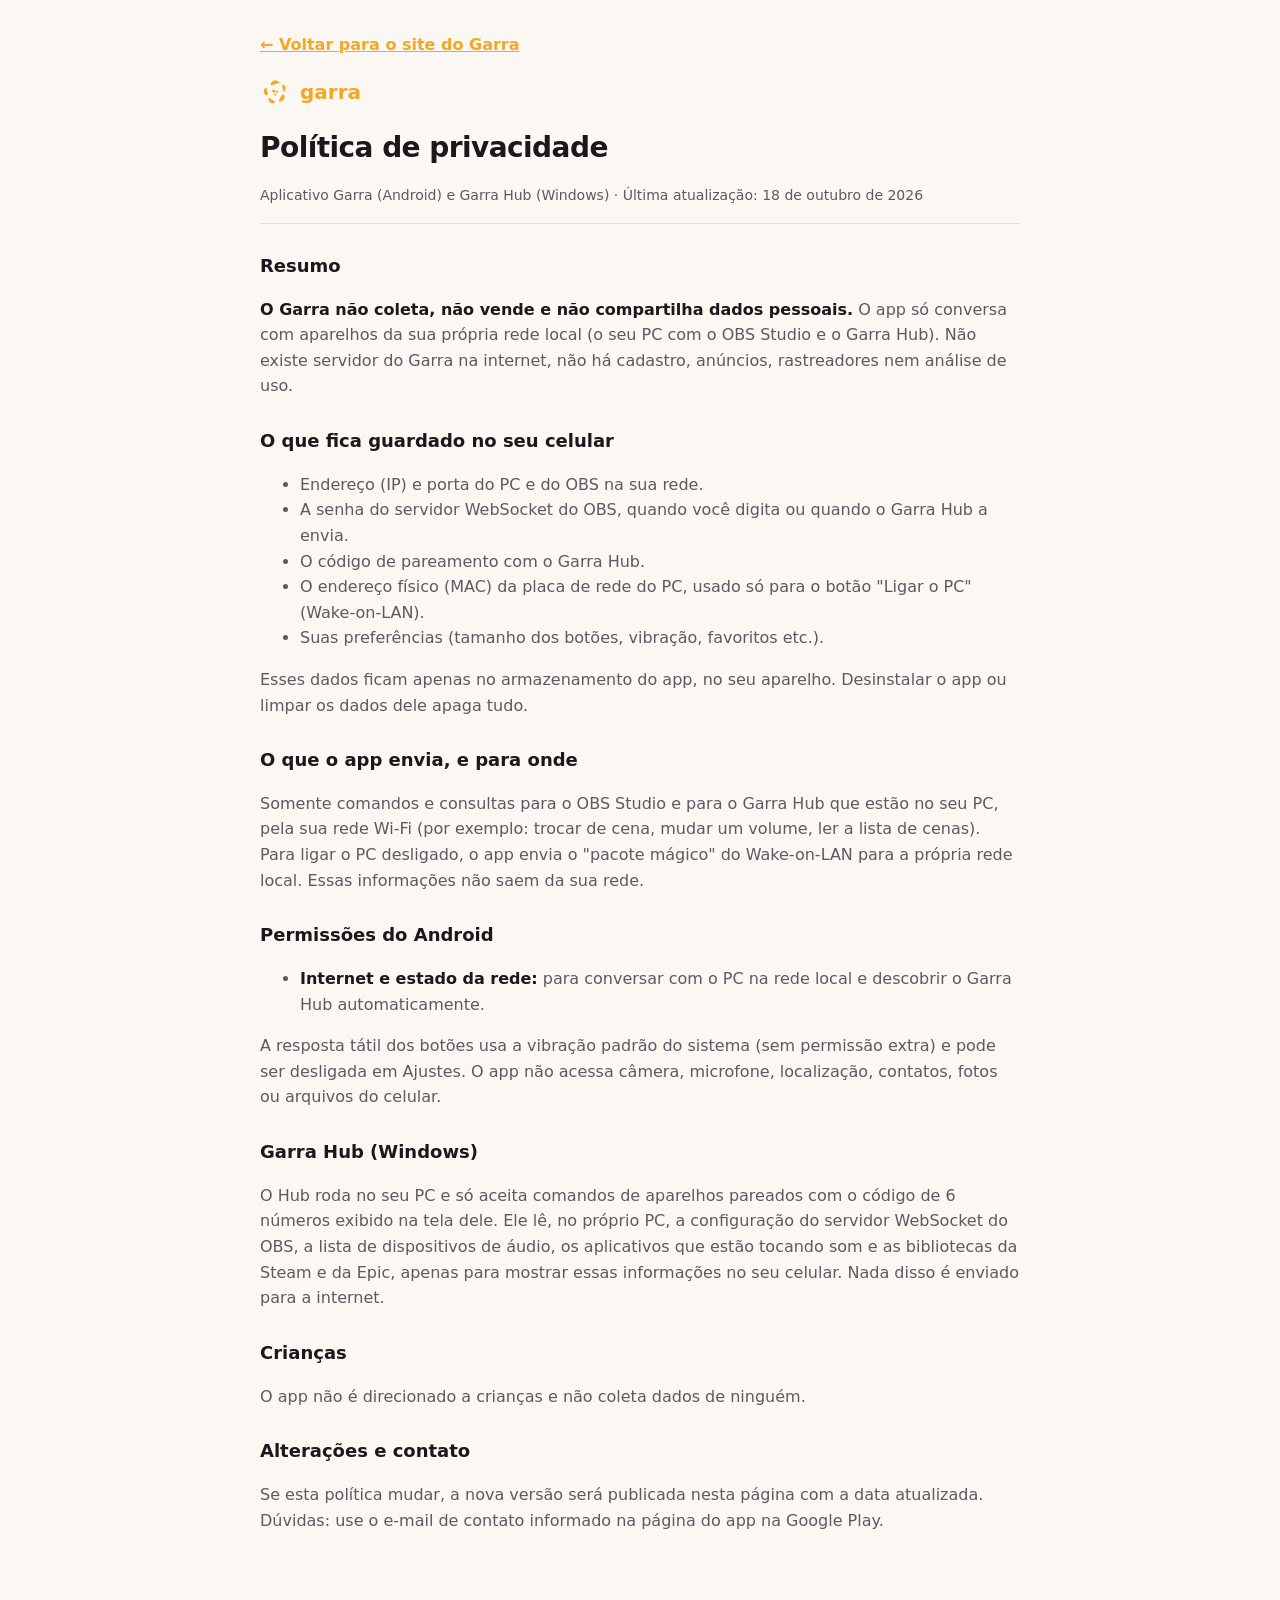
<file: privacidade.html>
<!doctype html>
<html lang="pt-BR">
<head>
<meta charset="utf-8">
<meta name="viewport" content="width=device-width,initial-scale=1">
<title>Garra — Política de privacidade</title>
<style>
  :root { --bg: #0E0C0F; --tx: #F4EFE9; --tx2: #ACA3AD; --gold: #F5A623; --line: rgba(255,255,255,.1); }
  @media (prefers-color-scheme: light) { :root { --bg: #FBF8F4; --tx: #1B171D; --tx2: #5F5762; --line: rgba(0,0,0,.1); } }
  body { margin: 0; background: var(--bg); color: var(--tx); font: 16px/1.6 system-ui, -apple-system, "Segoe UI", Roboto, sans-serif; }
  main { max-width: 760px; margin: 0 auto; padding: 32px 18px 60px; }
  h1 { font-size: 28px; margin: 0 0 4px; letter-spacing: -.02em; }
  h2 { font-size: 18px; margin: 28px 0 6px; }
  p, li { color: var(--tx2); }
  .meta { color: var(--tx2); font-size: 14px; border-bottom: 1px solid var(--line); padding-bottom: 16px; }
  b { color: var(--tx); }
  .brand { display: flex; align-items: center; gap: 10px; margin-bottom: 18px; color: var(--gold); font-weight: 800; font-size: 20px; }
  .brand svg { width: 30px; height: 30px; }
  .back { margin: 0 0 18px; } .back a { color: var(--gold); font-weight: 700; }
</style>
</head>
<body>
<main>
  <p class="back"><a href="index.html">← Voltar para o site do Garra</a></p>
  <div class="brand"><svg viewBox="0 0 24 24"><path d="M8.6 6.0 L8.5 5.6 L8.6 5.3 L8.7 5.0 L8.8 4.7 L8.9 4.5 L9.1 4.3 L9.3 4.1 L9.4 3.9 L9.6 3.7 L9.8 3.5 L10.0 3.4 L10.2 3.3 L10.5 3.1 L10.7 3.0 L10.9 2.9 L11.2 2.9 L11.4 2.8 L11.7 2.8 L11.9 2.7 L12.2 2.7 L12.4 2.7 L12.7 2.8 L12.9 2.8 L13.2 2.8 L13.4 2.9 L13.7 3.0 L13.9 3.1 L14.1 3.2 L14.3 3.4 L14.5 3.5 L14.7 3.7 L14.9 3.9 L15.1 4.1 L15.3 4.3 L15.4 4.5 L15.5 4.8 L15.5 4.9 L15.2 4.9 L15.0 4.9 L14.7 5.0 L14.5 5.0 L14.3 5.0 L14.1 5.0 L13.9 5.1 L13.7 5.1 L13.5 5.2 L13.2 5.2 L13.1 5.3 L12.9 5.3 L12.7 5.4 L12.5 5.5 L12.3 5.5 L12.1 5.6 L12.0 5.7 L11.8 5.7 L11.6 5.8 L11.5 5.9 L11.3 5.9 L11.1 6.0 L11.0 6.0 L10.8 6.1 L10.7 6.1 L10.5 6.2 L10.3 6.2 L10.2 6.2 L10.0 6.3 L9.8 6.3 L9.7 6.3 L9.5 6.3 L9.3 6.3 L9.1 6.3 L8.9 6.2 L8.6 6.1 Z M17.8 6.4 L18.1 6.3 L18.4 6.3 L18.6 6.4 L18.8 6.4 L19.1 6.5 L19.2 6.6 L19.4 6.7 L19.6 6.8 L19.7 7.0 L19.9 7.1 L20.0 7.3 L20.1 7.5 L20.2 7.6 L20.3 7.8 L20.3 8.0 L20.4 8.2 L20.4 8.4 L20.5 8.6 L20.5 8.8 L20.5 9.0 L20.5 9.2 L20.5 9.4 L20.5 9.6 L20.4 9.8 L20.4 10.0 L20.3 10.2 L20.3 10.4 L20.2 10.6 L20.1 10.8 L20.0 11.0 L19.9 11.1 L19.8 11.3 L19.7 11.5 L19.6 11.7 L19.4 11.8 L19.2 12.0 L19.2 12.0 L19.1 11.8 L19.0 11.7 L18.9 11.6 L18.8 11.4 L18.8 11.3 L18.7 11.1 L18.7 11.0 L18.6 10.9 L18.5 10.7 L18.5 10.6 L18.4 10.5 L18.4 10.3 L18.4 10.2 L18.3 10.1 L18.3 9.9 L18.2 9.8 L18.2 9.6 L18.2 9.5 L18.1 9.4 L18.1 9.2 L18.1 9.1 L18.1 8.9 L18.0 8.8 L18.0 8.6 L18.0 8.5 L17.9 8.3 L17.9 8.2 L17.9 8.0 L17.8 7.8 L17.8 7.7 L17.8 7.5 L17.8 7.3 L17.7 7.1 L17.7 6.9 L17.7 6.7 L17.7 6.5 Z M18.7 13.9 L19.1 14.2 L19.2 14.5 L19.4 14.7 L19.5 15.0 L19.6 15.2 L19.6 15.5 L19.6 15.7 L19.7 16.0 L19.6 16.2 L19.6 16.5 L19.6 16.7 L19.5 17.0 L19.5 17.2 L19.4 17.4 L19.3 17.6 L19.2 17.8 L19.0 18.0 L18.9 18.2 L18.7 18.4 L18.6 18.5 L18.4 18.7 L18.2 18.8 L18.0 19.0 L17.8 19.1 L17.6 19.2 L17.4 19.3 L17.1 19.4 L16.9 19.4 L16.7 19.5 L16.4 19.5 L16.2 19.5 L15.9 19.5 L15.7 19.5 L15.4 19.4 L15.2 19.3 L14.9 19.1 L14.9 19.1 L15.0 18.9 L15.1 18.7 L15.2 18.5 L15.3 18.3 L15.5 18.2 L15.6 18.0 L15.7 17.8 L15.8 17.7 L15.8 17.5 L15.9 17.3 L16.0 17.2 L16.1 17.0 L16.2 16.8 L16.3 16.7 L16.3 16.5 L16.4 16.4 L16.5 16.2 L16.5 16.1 L16.6 15.9 L16.7 15.8 L16.7 15.7 L16.8 15.5 L16.9 15.4 L17.0 15.3 L17.0 15.1 L17.1 15.0 L17.2 14.9 L17.3 14.8 L17.4 14.7 L17.5 14.5 L17.7 14.4 L17.8 14.3 L18.0 14.2 L18.1 14.1 L18.3 14.0 L18.6 13.9 Z M12.0 19.8 L11.8 20.2 L11.6 20.4 L11.4 20.6 L11.2 20.7 L11.0 20.8 L10.8 20.9 L10.5 20.9 L10.3 21.0 L10.1 21.0 L9.9 21.0 L9.7 20.9 L9.4 20.9 L9.2 20.9 L9.0 20.8 L8.8 20.7 L8.6 20.6 L8.5 20.5 L8.3 20.4 L8.1 20.2 L7.9 20.1 L7.8 19.9 L7.6 19.8 L7.5 19.6 L7.4 19.4 L7.2 19.2 L7.1 19.0 L7.0 18.8 L6.9 18.6 L6.9 18.4 L6.8 18.2 L6.7 18.0 L6.7 17.8 L6.6 17.6 L6.6 17.3 L6.6 17.1 L6.6 16.8 L6.7 16.8 L6.9 16.8 L7.1 16.9 L7.2 16.9 L7.4 17.0 L7.6 17.0 L7.7 17.1 L7.9 17.2 L8.0 17.2 L8.2 17.3 L8.3 17.4 L8.4 17.4 L8.6 17.5 L8.7 17.6 L8.8 17.6 L9.0 17.7 L9.1 17.8 L9.2 17.8 L9.4 17.9 L9.5 18.0 L9.6 18.1 L9.8 18.2 L9.9 18.2 L10.0 18.3 L10.2 18.4 L10.3 18.5 L10.4 18.6 L10.6 18.7 L10.7 18.8 L10.9 18.9 L11.0 19.0 L11.2 19.1 L11.3 19.2 L11.5 19.3 L11.7 19.4 L11.8 19.6 L12.0 19.8 Z M5.8 14.6 L5.3 14.6 L5.0 14.6 L4.8 14.5 L4.6 14.3 L4.4 14.2 L4.2 14.0 L4.0 13.9 L3.9 13.7 L3.7 13.5 L3.6 13.3 L3.5 13.2 L3.4 13.0 L3.3 12.8 L3.2 12.5 L3.1 12.3 L3.1 12.1 L3.0 11.9 L3.0 11.7 L3.0 11.5 L3.0 11.3 L3.1 11.0 L3.1 10.8 L3.1 10.6 L3.2 10.4 L3.3 10.2 L3.4 10.0 L3.5 9.8 L3.6 9.6 L3.7 9.4 L3.9 9.3 L4.0 9.1 L4.2 8.9 L4.4 8.8 L4.6 8.7 L4.9 8.6 L5.1 8.5 L5.2 8.5 L5.2 8.8 L5.3 9.0 L5.3 9.2 L5.3 9.4 L5.3 9.6 L5.4 9.8 L5.4 9.9 L5.4 10.1 L5.5 10.3 L5.5 10.5 L5.6 10.7 L5.6 10.8 L5.6 11.0 L5.7 11.2 L5.7 11.3 L5.8 11.5 L5.8 11.6 L5.9 11.8 L5.9 11.9 L6.0 12.1 L6.0 12.2 L6.1 12.4 L6.1 12.5 L6.1 12.7 L6.1 12.8 L6.2 12.9 L6.2 13.1 L6.2 13.2 L6.2 13.4 L6.2 13.5 L6.2 13.7 L6.1 13.8 L6.1 14.0 L6.1 14.2 L6.0 14.4 L5.8 14.6 Z M12.0 12.1 L11.8 12.3 L11.5 12.4 L11.1 12.5 L10.8 12.4 L10.5 12.2 L10.2 12.0 L10.0 11.7 L9.8 11.5 L9.7 11.2 L9.7 10.9 L9.7 10.6 L9.8 10.3 L10.0 10.1 L10.3 10.0 L10.7 9.9 L11.0 10.0 L11.3 10.2 L11.6 10.4 L11.8 10.7 L12.0 10.9 L12.1 11.2 L12.1 11.5 L12.1 11.8 Z M14.4 11.2 L14.5 11.4 L14.5 11.7 L14.5 11.9 L14.3 12.1 L14.2 12.3 L13.9 12.5 L13.7 12.5 L13.4 12.6 L13.2 12.5 L13.0 12.4 L12.8 12.3 L12.6 12.2 L12.5 12.0 L12.5 11.7 L12.5 11.5 L12.7 11.3 L12.8 11.1 L13.1 10.9 L13.3 10.9 L13.6 10.8 L13.8 10.9 L14.0 11.0 L14.2 11.1 Z M12.9 14.2 L12.9 14.4 L12.8 14.6 L12.6 14.7 L12.4 14.8 L12.2 14.8 L11.9 14.7 L11.8 14.7 L11.6 14.5 L11.4 14.4 L11.3 14.2 L11.3 14.0 L11.3 13.8 L11.3 13.6 L11.4 13.4 L11.6 13.3 L11.8 13.2 L12.0 13.2 L12.3 13.3 L12.4 13.3 L12.6 13.5 L12.8 13.6 L12.9 13.8 L12.9 14.0 Z" fill="currentColor"/></svg>garra</div>
  <h1>Política de privacidade</h1>
  <p class="meta">Aplicativo Garra (Android) e Garra Hub (Windows) · Última atualização: 18 de outubro de 2026</p>

  <h2>Resumo</h2>
  <p><b>O Garra não coleta, não vende e não compartilha dados pessoais.</b> O app só conversa com aparelhos da sua própria rede local (o seu PC com o OBS Studio e o Garra Hub). Não existe servidor do Garra na internet, não há cadastro, anúncios, rastreadores nem análise de uso.</p>

  <h2>O que fica guardado no seu celular</h2>
  <ul>
    <li>Endereço (IP) e porta do PC e do OBS na sua rede.</li>
    <li>A senha do servidor WebSocket do OBS, quando você digita ou quando o Garra Hub a envia.</li>
    <li>O código de pareamento com o Garra Hub.</li>
    <li>O endereço físico (MAC) da placa de rede do PC, usado só para o botão "Ligar o PC" (Wake-on-LAN).</li>
    <li>Suas preferências (tamanho dos botões, vibração, favoritos etc.).</li>
  </ul>
  <p>Esses dados ficam apenas no armazenamento do app, no seu aparelho. Desinstalar o app ou limpar os dados dele apaga tudo.</p>

  <h2>O que o app envia, e para onde</h2>
  <p>Somente comandos e consultas para o OBS Studio e para o Garra Hub que estão no seu PC, pela sua rede Wi-Fi (por exemplo: trocar de cena, mudar um volume, ler a lista de cenas). Para ligar o PC desligado, o app envia o "pacote mágico" do Wake-on-LAN para a própria rede local. Essas informações não saem da sua rede.</p>

  <h2>Permissões do Android</h2>
  <ul>
    <li><b>Internet e estado da rede:</b> para conversar com o PC na rede local e descobrir o Garra Hub automaticamente.</li>
  </ul>
  <p>A resposta tátil dos botões usa a vibração padrão do sistema (sem permissão extra) e pode ser desligada em Ajustes. O app não acessa câmera, microfone, localização, contatos, fotos ou arquivos do celular.</p>

  <h2>Garra Hub (Windows)</h2>
  <p>O Hub roda no seu PC e só aceita comandos de aparelhos pareados com o código de 6 números exibido na tela dele. Ele lê, no próprio PC, a configuração do servidor WebSocket do OBS, a lista de dispositivos de áudio, os aplicativos que estão tocando som e as bibliotecas da Steam e da Epic, apenas para mostrar essas informações no seu celular. Nada disso é enviado para a internet.</p>

  <h2>Crianças</h2>
  <p>O app não é direcionado a crianças e não coleta dados de ninguém.</p>

  <h2>Alterações e contato</h2>
  <p>Se esta política mudar, a nova versão será publicada nesta página com a data atualizada. Dúvidas: use o e-mail de contato informado na página do app na Google Play.</p>
</main>
</body>
</html>
</file>
